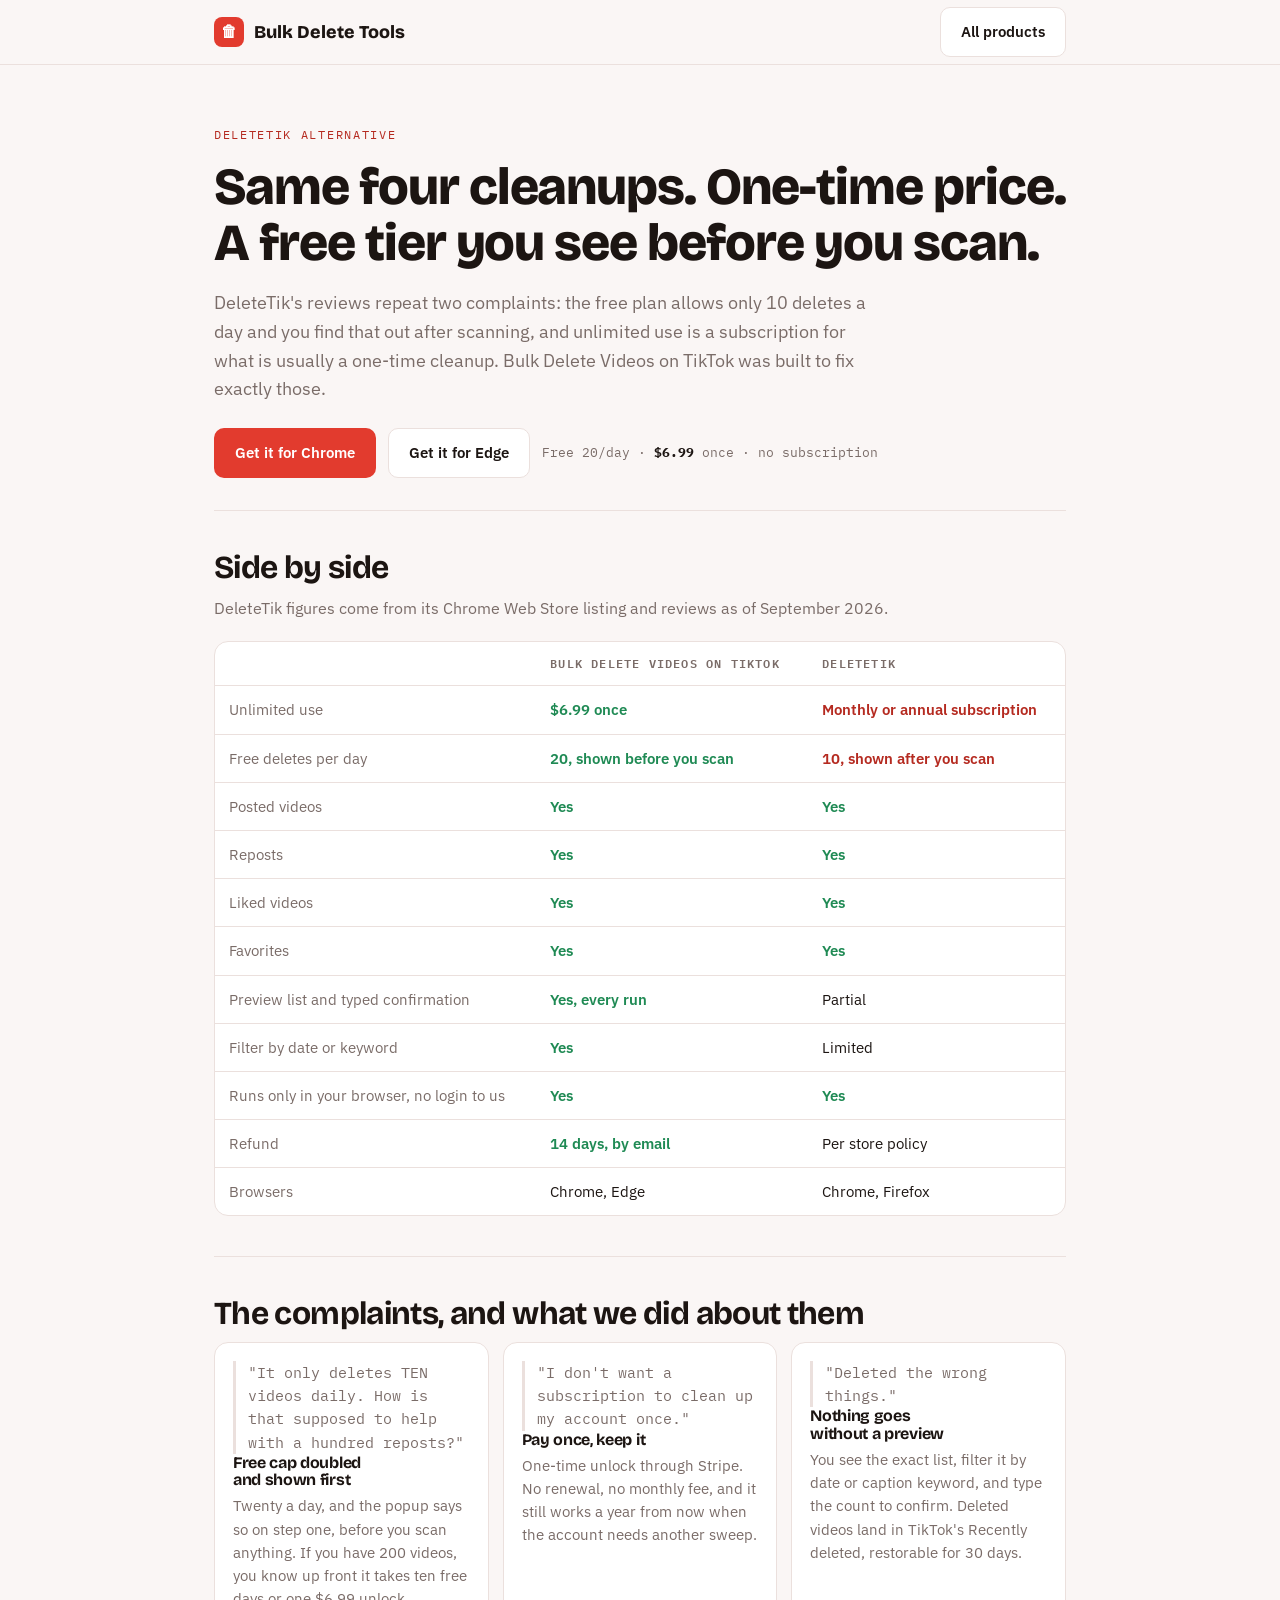
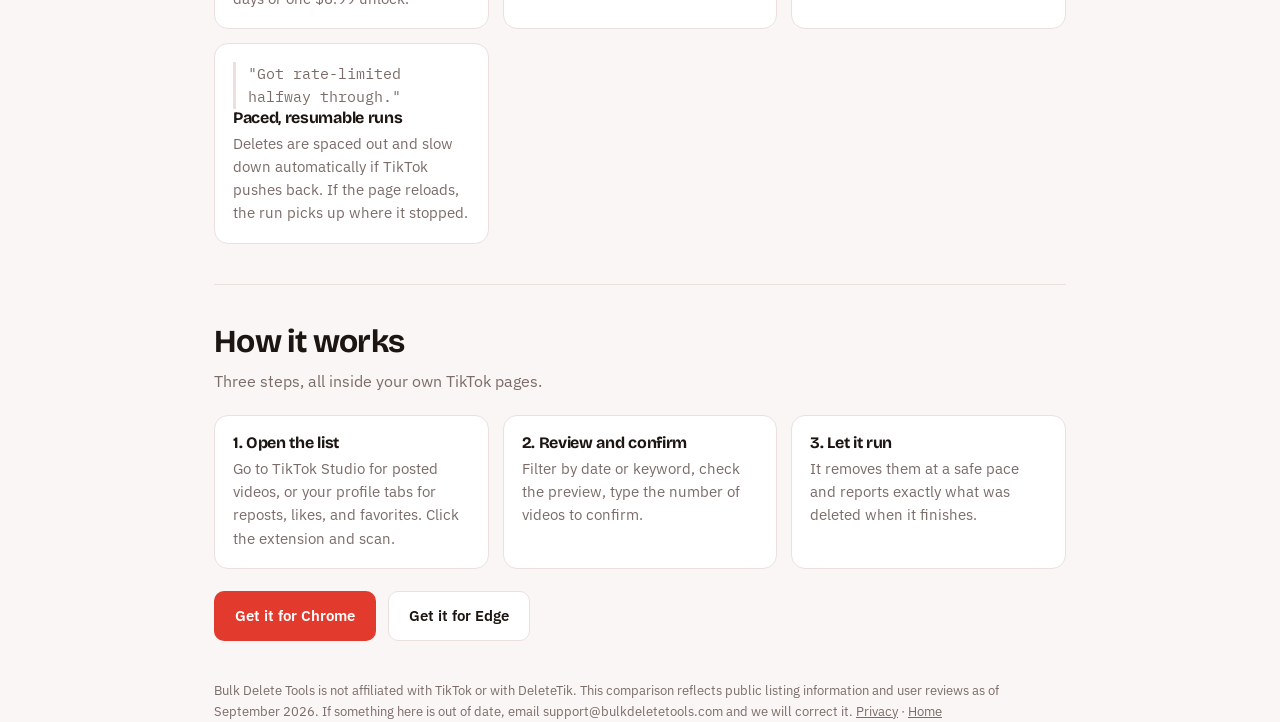
<file: deletetik-alternative.html>
<!doctype html>
<html lang="en">
<head>
<meta charset="utf-8">
<meta name="viewport" content="width=device-width, initial-scale=1">
<title>DeleteTik alternative: one-time price, 20 free deletes a day | Bulk Delete Tools</title>
<meta name="description" content="Looking for a DeleteTik alternative? Bulk Delete Videos on TikTok removes posted videos, reposts, likes and favorites with a one-time $6.99 unlock, a free tier of 20 deletes a day shown up front, and no subscription.">
<link rel="canonical" href="https://bulkdeletetools.com/deletetik-alternative.html">
<link rel="preconnect" href="https://fonts.googleapis.com">
<link rel="preconnect" href="https://fonts.gstatic.com" crossorigin>
<link rel="stylesheet" href="https://fonts.googleapis.com/css2?family=Bricolage+Grotesque:opsz,wght@12..96,500;12..96,700;12..96,800&family=IBM+Plex+Mono:wght@500;600&family=IBM+Plex+Sans:wght@400;500;600&display=swap">
<style>
  :root{--ground:#faf6f5;--surface:#fff;--surface-2:#f4ecea;--ink:#1c1512;--muted:#7a6c68;--hair:#ebe0dd;--accent:#e23b2e;--accent-ink:#b52a20;--good:#1f8a54;--radius:14px;--maxw:900px;--display:"Bricolage Grotesque",Georgia,serif;--body:"IBM Plex Sans",system-ui,sans-serif;--mono:"IBM Plex Mono",ui-monospace,monospace}
  @media (prefers-color-scheme:dark){:root:not([data-theme="light"]){--ground:#16100e;--surface:#1e1613;--surface-2:#271d19;--ink:#f4ece9;--muted:#b09d97;--hair:#352824;--accent:#ff5647;--accent-ink:#ff7367;--good:#3fbd7a}}
  :root[data-theme="dark"]{--ground:#16100e;--surface:#1e1613;--surface-2:#271d19;--ink:#f4ece9;--muted:#b09d97;--hair:#352824;--accent:#ff5647;--accent-ink:#ff7367;--good:#3fbd7a}
  *{box-sizing:border-box}html,body{overflow-x:hidden}
  body{margin:0;background:var(--ground);color:var(--ink);font-family:var(--body);line-height:1.6;-webkit-font-smoothing:antialiased}
  .wrap{max-width:var(--maxw);margin:0 auto;padding:0 24px}
  a{color:inherit}
  h1,h2,h3{font-family:var(--display);text-wrap:balance;margin:0;line-height:1.08;letter-spacing:-.02em}
  header{border-bottom:1px solid var(--hair)}
  .bar{display:flex;align-items:center;justify-content:space-between;height:64px}
  .brand{display:flex;align-items:center;gap:10px;font-family:var(--display);font-weight:800;font-size:18px;text-decoration:none}
  .glyph{width:30px;height:30px;border-radius:8px;background:var(--accent);display:grid;place-items:center;color:#fff;font-size:16px}
  .eyebrow{font-family:var(--mono);font-size:12px;letter-spacing:.14em;text-transform:uppercase;color:var(--accent-ink)}
  .hero{padding:56px 0 32px}
  .hero h1{font-size:clamp(32px,5.5vw,52px);font-weight:800;margin-top:12px}
  .lede{font-size:18px;color:var(--muted);max-width:60ch;margin:18px 0 24px}
  .btn{display:inline-flex;align-items:center;gap:8px;font-weight:600;font-size:15px;padding:12px 20px;border-radius:10px;text-decoration:none;border:1px solid transparent}
  .btn-primary{background:var(--accent);color:#fff}.btn-primary:hover{background:var(--accent-ink)}
  .btn-ghost{border-color:var(--hair);background:var(--surface)}
  .cta-row{display:flex;flex-wrap:wrap;gap:12px;align-items:center}
  .price{font-family:var(--mono);font-size:13px;color:var(--muted)}.price b{color:var(--ink)}
  section{padding:40px 0;border-top:1px solid var(--hair)}
  section h2{font-size:clamp(24px,3.2vw,32px);font-weight:700;margin-bottom:10px}
  .sub{color:var(--muted);margin:0 0 20px}
  .tbl{overflow-x:auto;border:1px solid var(--hair);border-radius:var(--radius);background:var(--surface)}
  table{border-collapse:collapse;width:100%;min-width:560px;font-size:14.5px}
  th,td{text-align:left;padding:12px 14px;border-bottom:1px solid var(--hair);vertical-align:top}
  th{font-family:var(--mono);font-size:12px;letter-spacing:.1em;text-transform:uppercase;color:var(--muted);font-weight:600}
  td:first-child{color:var(--muted)}
  tr:last-child td{border-bottom:0}
  .yes{color:var(--good);font-weight:600}.no{color:var(--accent-ink);font-weight:600}
  .grid{display:grid;grid-template-columns:repeat(auto-fit,minmax(240px,1fr));gap:14px}
  .card{background:var(--surface);border:1px solid var(--hair);border-radius:var(--radius);padding:18px}
  .card h3{font-size:16px;font-weight:700;margin-bottom:6px}
  .card p{margin:0;color:var(--muted);font-size:14.5px}
  .quote{font-family:var(--mono);font-size:13px;color:var(--muted);border-left:3px solid var(--hair);padding-left:12px;margin:0 0 10px}
  footer{padding:32px 0 48px;color:var(--muted);font-size:13px}
</style>
</head>
<body>
<header><div class="wrap bar">
  <a class="brand" href="/"><span class="glyph">&#128465;</span> Bulk Delete Tools</a>
  <a class="btn btn-ghost" href="/#products">All products</a>
</div></header>

<main class="wrap">
  <div class="hero">
    <span class="eyebrow">DeleteTik alternative</span>
    <h1>Same four cleanups. One-time price. A free tier you see before you scan.</h1>
    <p class="lede">DeleteTik's reviews repeat two complaints: the free plan allows only 10 deletes a day and you find that out after scanning, and unlimited use is a subscription for what is usually a one-time cleanup. Bulk Delete Videos on TikTok was built to fix exactly those.</p>
    <div class="cta-row">
      <a class="btn btn-primary" href="https://chromewebstore.google.com/detail/dlmdmkbajbiieiecpcohafipiefnlgnd" target="_blank" rel="noopener">Get it for Chrome</a>
      <a class="btn btn-ghost" href="https://microsoftedge.microsoft.com/addons/detail/mgoepogjokiliobjhlkdeedoeffhejmk" target="_blank" rel="noopener">Get it for Edge</a>
      <span class="price">Free 20/day &middot; <b>$6.99</b> once &middot; no subscription</span>
    </div>
  </div>

  <section>
    <h2>Side by side</h2>
    <p class="sub">DeleteTik figures come from its Chrome Web Store listing and reviews as of September 2026.</p>
    <div class="tbl"><table>
      <tr><th>&nbsp;</th><th>Bulk Delete Videos on TikTok</th><th>DeleteTik</th></tr>
      <tr><td>Unlimited use</td><td class="yes">$6.99 once</td><td class="no">Monthly or annual subscription</td></tr>
      <tr><td>Free deletes per day</td><td class="yes">20, shown before you scan</td><td class="no">10, shown after you scan</td></tr>
      <tr><td>Posted videos</td><td class="yes">Yes</td><td class="yes">Yes</td></tr>
      <tr><td>Reposts</td><td class="yes">Yes</td><td class="yes">Yes</td></tr>
      <tr><td>Liked videos</td><td class="yes">Yes</td><td class="yes">Yes</td></tr>
      <tr><td>Favorites</td><td class="yes">Yes</td><td class="yes">Yes</td></tr>
      <tr><td>Preview list and typed confirmation</td><td class="yes">Yes, every run</td><td>Partial</td></tr>
      <tr><td>Filter by date or keyword</td><td class="yes">Yes</td><td>Limited</td></tr>
      <tr><td>Runs only in your browser, no login to us</td><td class="yes">Yes</td><td class="yes">Yes</td></tr>
      <tr><td>Refund</td><td class="yes">14 days, by email</td><td>Per store policy</td></tr>
      <tr><td>Browsers</td><td>Chrome, Edge</td><td>Chrome, Firefox</td></tr>
    </table></div>
  </section>

  <section>
    <h2>The complaints, and what we did about them</h2>
    <div class="grid">
      <div class="card"><p class="quote">"It only deletes TEN videos daily. How is that supposed to help with a hundred reposts?"</p><h3>Free cap doubled and shown first</h3><p>Twenty a day, and the popup says so on step one, before you scan anything. If you have 200 videos, you know up front it takes ten free days or one $6.99 unlock.</p></div>
      <div class="card"><p class="quote">"I don't want a subscription to clean up my account once."</p><h3>Pay once, keep it</h3><p>One-time unlock through Stripe. No renewal, no monthly fee, and it still works a year from now when the account needs another sweep.</p></div>
      <div class="card"><p class="quote">"Deleted the wrong things."</p><h3>Nothing goes without a preview</h3><p>You see the exact list, filter it by date or caption keyword, and type the count to confirm. Deleted videos land in TikTok's Recently deleted, restorable for 30 days.</p></div>
      <div class="card"><p class="quote">"Got rate-limited halfway through."</p><h3>Paced, resumable runs</h3><p>Deletes are spaced out and slow down automatically if TikTok pushes back. If the page reloads, the run picks up where it stopped.</p></div>
    </div>
  </section>

  <section>
    <h2>How it works</h2>
    <p class="sub">Three steps, all inside your own TikTok pages.</p>
    <div class="grid">
      <div class="card"><h3>1. Open the list</h3><p>Go to TikTok Studio for posted videos, or your profile tabs for reposts, likes, and favorites. Click the extension and scan.</p></div>
      <div class="card"><h3>2. Review and confirm</h3><p>Filter by date or keyword, check the preview, type the number of videos to confirm.</p></div>
      <div class="card"><h3>3. Let it run</h3><p>It removes them at a safe pace and reports exactly what was deleted when it finishes.</p></div>
    </div>
    <div class="cta-row" style="margin-top:22px">
      <a class="btn btn-primary" href="https://chromewebstore.google.com/detail/dlmdmkbajbiieiecpcohafipiefnlgnd" target="_blank" rel="noopener">Get it for Chrome</a>
      <a class="btn btn-ghost" href="https://microsoftedge.microsoft.com/addons/detail/mgoepogjokiliobjhlkdeedoeffhejmk" target="_blank" rel="noopener">Get it for Edge</a>
    </div>
  </section>
</main>

<footer class="wrap">
  Bulk Delete Tools is not affiliated with TikTok or with DeleteTik. This comparison reflects public listing information and user reviews as of September 2026. If something here is out of date, email support@bulkdeletetools.com and we will correct it. <a href="/#privacy">Privacy</a> &middot; <a href="/">Home</a>
</footer>
<!-- Cloudflare Web Analytics --><script type='module' src='https://static.cloudflareinsights.com/beacon.min.js' data-cf-beacon='{"token": "e9101da8fe044aa4b91e8f59dfdc0896"}'></script><!-- End Cloudflare Web Analytics -->
</body>
</html>
</file>
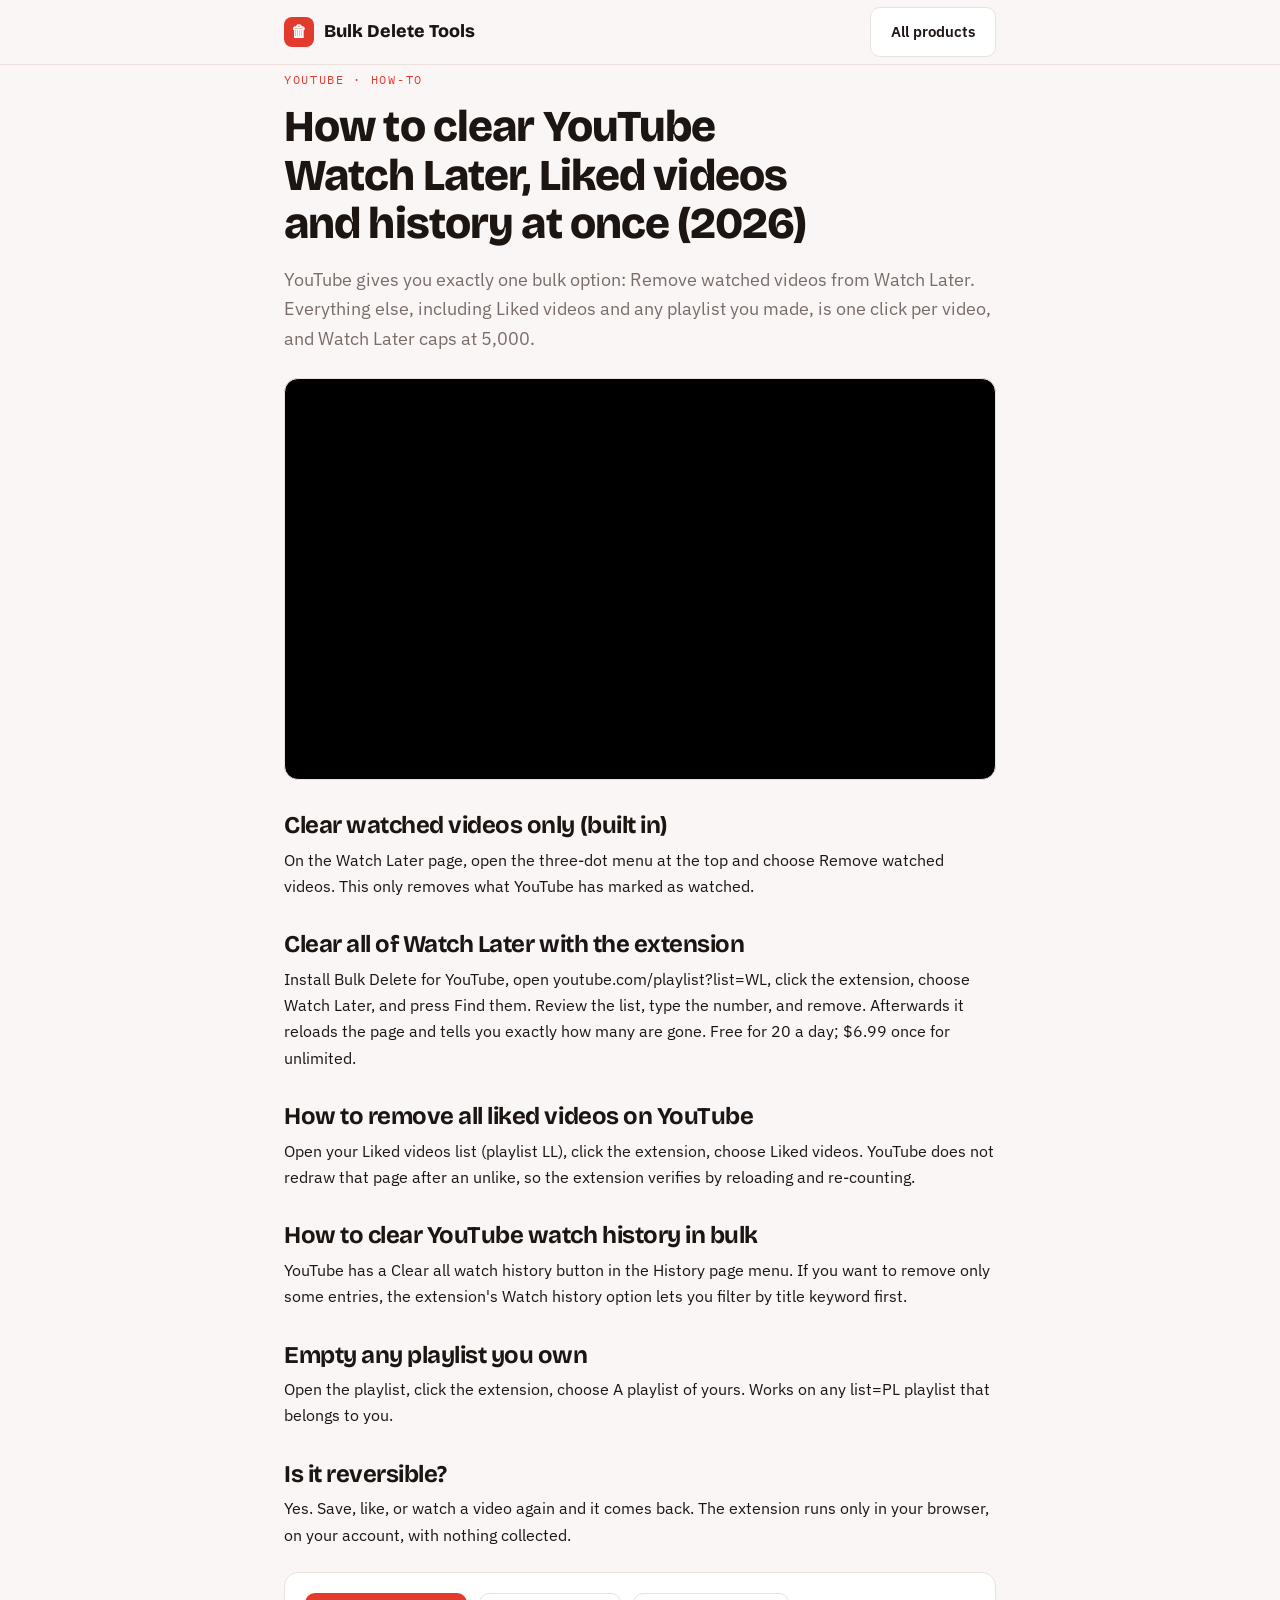
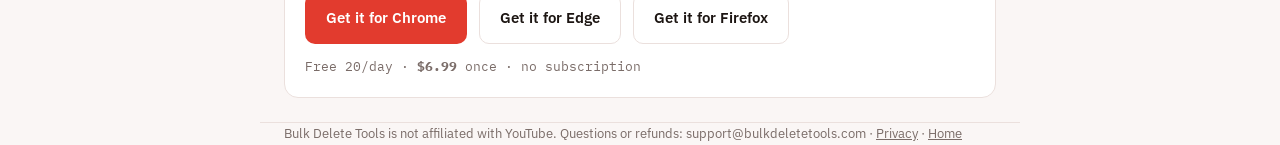
<file: how-to-clear-youtube-watch-later.html>
<!doctype html>
<html lang="en">
<head>
<meta charset="utf-8">
<meta name="viewport" content="width=device-width, initial-scale=1">
<title>How to clear YouTube Watch Later, Liked videos and history at once (2026) | Bulk Delete Tools</title>
<meta name="description" content="YouTube only removes watched videos from Watch Later. Here is how to clear Watch Later, Liked videos, watch history and playlists in bulk with a free browser extension.">
<link rel="canonical" href="https://bulkdeletetools.com/how-to-clear-youtube-watch-later.html">
<link rel="preconnect" href="https://fonts.googleapis.com">
<link rel="preconnect" href="https://fonts.gstatic.com" crossorigin>
<link rel="stylesheet" href="https://fonts.googleapis.com/css2?family=Bricolage+Grotesque:opsz,wght@12..96,700;12..96,800&family=IBM+Plex+Mono:wght@500&family=IBM+Plex+Sans:wght@400;600&display=swap">
<script type="application/ld+json">{"@context":"https://schema.org","@type":"FAQPage","mainEntity":[{"@type":"Question","name":"Clear watched videos only (built in)","acceptedAnswer":{"@type":"Answer","text":"On the Watch Later page, open the three-dot menu at the top and choose Remove watched videos. This only removes what YouTube has marked as watched."}},{"@type":"Question","name":"Clear all of Watch Later with the extension","acceptedAnswer":{"@type":"Answer","text":"Install Bulk Delete for YouTube, open youtube.com/playlist?list=WL, click the extension, choose Watch Later, and press Find them. Review the list, type the number, and remove. Afterwards it reloads the page and tells you exactly how many are gone. Free for 20 a day; $6.99 once for unlimited."}},{"@type":"Question","name":"How to remove all liked videos on YouTube","acceptedAnswer":{"@type":"Answer","text":"Open your Liked videos list (playlist LL), click the extension, choose Liked videos. YouTube does not redraw that page after an unlike, so the extension verifies by reloading and re-counting."}},{"@type":"Question","name":"How to clear YouTube watch history in bulk","acceptedAnswer":{"@type":"Answer","text":"YouTube has a Clear all watch history button in the History page menu. If you want to remove only some entries, the extension's Watch history option lets you filter by title keyword first."}},{"@type":"Question","name":"Empty any playlist you own","acceptedAnswer":{"@type":"Answer","text":"Open the playlist, click the extension, choose A playlist of yours. Works on any list=PL playlist that belongs to you."}},{"@type":"Question","name":"Is it reversible?","acceptedAnswer":{"@type":"Answer","text":"Yes. Save, like, or watch a video again and it comes back. The extension runs only in your browser, on your account, with nothing collected."}}]}</script>
<style>
  :root{--ground:#faf6f5;--surface:#fff;--ink:#1c1512;--muted:#7a6c68;--hair:#ebe0dd;--accent:#e23b2e;--radius:14px;--display:"Bricolage Grotesque",Georgia,serif;--body:"IBM Plex Sans",system-ui,sans-serif;--mono:"IBM Plex Mono",ui-monospace,monospace}
  @media (prefers-color-scheme:dark){:root:not([data-theme="light"]){--ground:#16100e;--surface:#1e1613;--ink:#f4ece9;--muted:#b09d97;--hair:#352824}}
  :root[data-theme="dark"]{--ground:#16100e;--surface:#1e1613;--ink:#f4ece9;--muted:#b09d97;--hair:#352824}
  *{box-sizing:border-box}html,body{overflow-x:hidden}
  body{margin:0;background:var(--ground);color:var(--ink);font-family:var(--body);line-height:1.65;-webkit-font-smoothing:antialiased}
  .wrap{max-width:760px;margin:0 auto;padding:0 24px}
  a{color:inherit}
  h1,h2{font-family:var(--display);text-wrap:balance;margin:0;line-height:1.1;letter-spacing:-.02em}
  header{border-bottom:1px solid var(--hair)}
  .bar{display:flex;align-items:center;justify-content:space-between;height:64px}
  .brand{display:flex;align-items:center;gap:10px;font-family:var(--display);font-weight:800;font-size:18px;text-decoration:none}
  .glyph{width:30px;height:30px;border-radius:8px;background:var(--accent);display:grid;place-items:center;color:#fff;font-size:16px}
  .eyebrow{font-family:var(--mono);font-size:12px;letter-spacing:.14em;text-transform:uppercase;color:var(--accent)}
  h1{font-size:clamp(30px,5vw,44px);font-weight:800;margin:12px 0 16px}
  .lede{font-size:18px;color:var(--muted);margin:0 0 24px}
  .video{position:relative;padding-top:56.25%;border-radius:var(--radius);overflow:hidden;border:1px solid var(--hair);background:#000;margin:0 0 28px}
  .video iframe{position:absolute;inset:0;width:100%;height:100%;border:0}
  h2{font-size:24px;font-weight:700;margin:32px 0 8px}
  p{margin:0 0 14px}
  .cta{display:flex;flex-wrap:wrap;gap:12px;align-items:center;margin:24px 0;padding:20px;background:var(--surface);border:1px solid var(--hair);border-radius:var(--radius)}
  .btn{display:inline-flex;align-items:center;font-weight:600;font-size:15px;padding:12px 20px;border-radius:10px;text-decoration:none;border:1px solid transparent}
  .btn-primary{background:var(--accent);color:#fff}
  .btn-ghost{border-color:var(--hair);background:var(--surface)}
  .price{font-family:var(--mono);font-size:13px;color:var(--muted)}
  footer{padding:32px 0 48px;color:var(--muted);font-size:13px;border-top:1px solid var(--hair);margin-top:40px}
</style>
</head>
<body>
<header><div class="wrap bar">
  <a class="brand" href="/"><span class="glyph">&#128465;</span> Bulk Delete Tools</a>
  <a class="btn btn-ghost" href="/#products">All products</a>
</div></header>
<main class="wrap">
  <article>
    <span class="eyebrow">YouTube &middot; how-to</span>
    <h1>How to clear YouTube Watch Later, Liked videos and history at once (2026)</h1>
    <p class="lede">YouTube gives you exactly one bulk option: Remove watched videos from Watch Later. Everything else, including Liked videos and any playlist you made, is one click per video, and Watch Later caps at 5,000.</p>
    <div class="video"><iframe src="https://www.youtube-nocookie.com/embed/KWyBcFUsYfw" title="Bulk Delete for YouTube walkthrough" loading="lazy" allow="accelerometer; encrypted-media; picture-in-picture" allowfullscreen></iframe></div>
    <h2>Clear watched videos only (built in)</h2>
    <p>On the Watch Later page, open the three-dot menu at the top and choose Remove watched videos. This only removes what YouTube has marked as watched.</p>
    <h2>Clear all of Watch Later with the extension</h2>
    <p>Install Bulk Delete for YouTube, open youtube.com/playlist?list=WL, click the extension, choose Watch Later, and press Find them. Review the list, type the number, and remove. Afterwards it reloads the page and tells you exactly how many are gone. Free for 20 a day; $6.99 once for unlimited.</p>
    <h2>How to remove all liked videos on YouTube</h2>
    <p>Open your Liked videos list (playlist LL), click the extension, choose Liked videos. YouTube does not redraw that page after an unlike, so the extension verifies by reloading and re-counting.</p>
    <h2>How to clear YouTube watch history in bulk</h2>
    <p>YouTube has a Clear all watch history button in the History page menu. If you want to remove only some entries, the extension's Watch history option lets you filter by title keyword first.</p>
    <h2>Empty any playlist you own</h2>
    <p>Open the playlist, click the extension, choose A playlist of yours. Works on any list=PL playlist that belongs to you.</p>
    <h2>Is it reversible?</h2>
    <p>Yes. Save, like, or watch a video again and it comes back. The extension runs only in your browser, on your account, with nothing collected.</p>
    <div class="cta">
      <a class="btn btn-primary" href="https://chromewebstore.google.com/detail/mgaffkndkephgekbmkecnbaagoiillga" target="_blank" rel="noopener">Get it for Chrome</a>
      <a class="btn btn-ghost" href="https://microsoftedge.microsoft.com/addons/detail/kdbgopmdkbcjadidalplbjemamkojdeo" target="_blank" rel="noopener">Get it for Edge</a>
      <a class="btn btn-ghost" href="https://addons.mozilla.org/firefox/addon/bulk-delete-for-youtube/" target="_blank" rel="noopener">Get it for Firefox</a>
      <span class="price">Free 20/day &middot; <b>$6.99</b> once &middot; no subscription</span>
    </div>
  </article>
</main>
<footer class="wrap">
  Bulk Delete Tools is not affiliated with YouTube. Questions or refunds: support@bulkdeletetools.com &middot; <a href="/#privacy">Privacy</a> &middot; <a href="/">Home</a>
</footer>
<!-- Cloudflare Web Analytics --><script type='module' src='https://static.cloudflareinsights.com/beacon.min.js' data-cf-beacon='{"token": "e9101da8fe044aa4b91e8f59dfdc0896"}'></script><!-- End Cloudflare Web Analytics -->
</body>
</html>
</file>
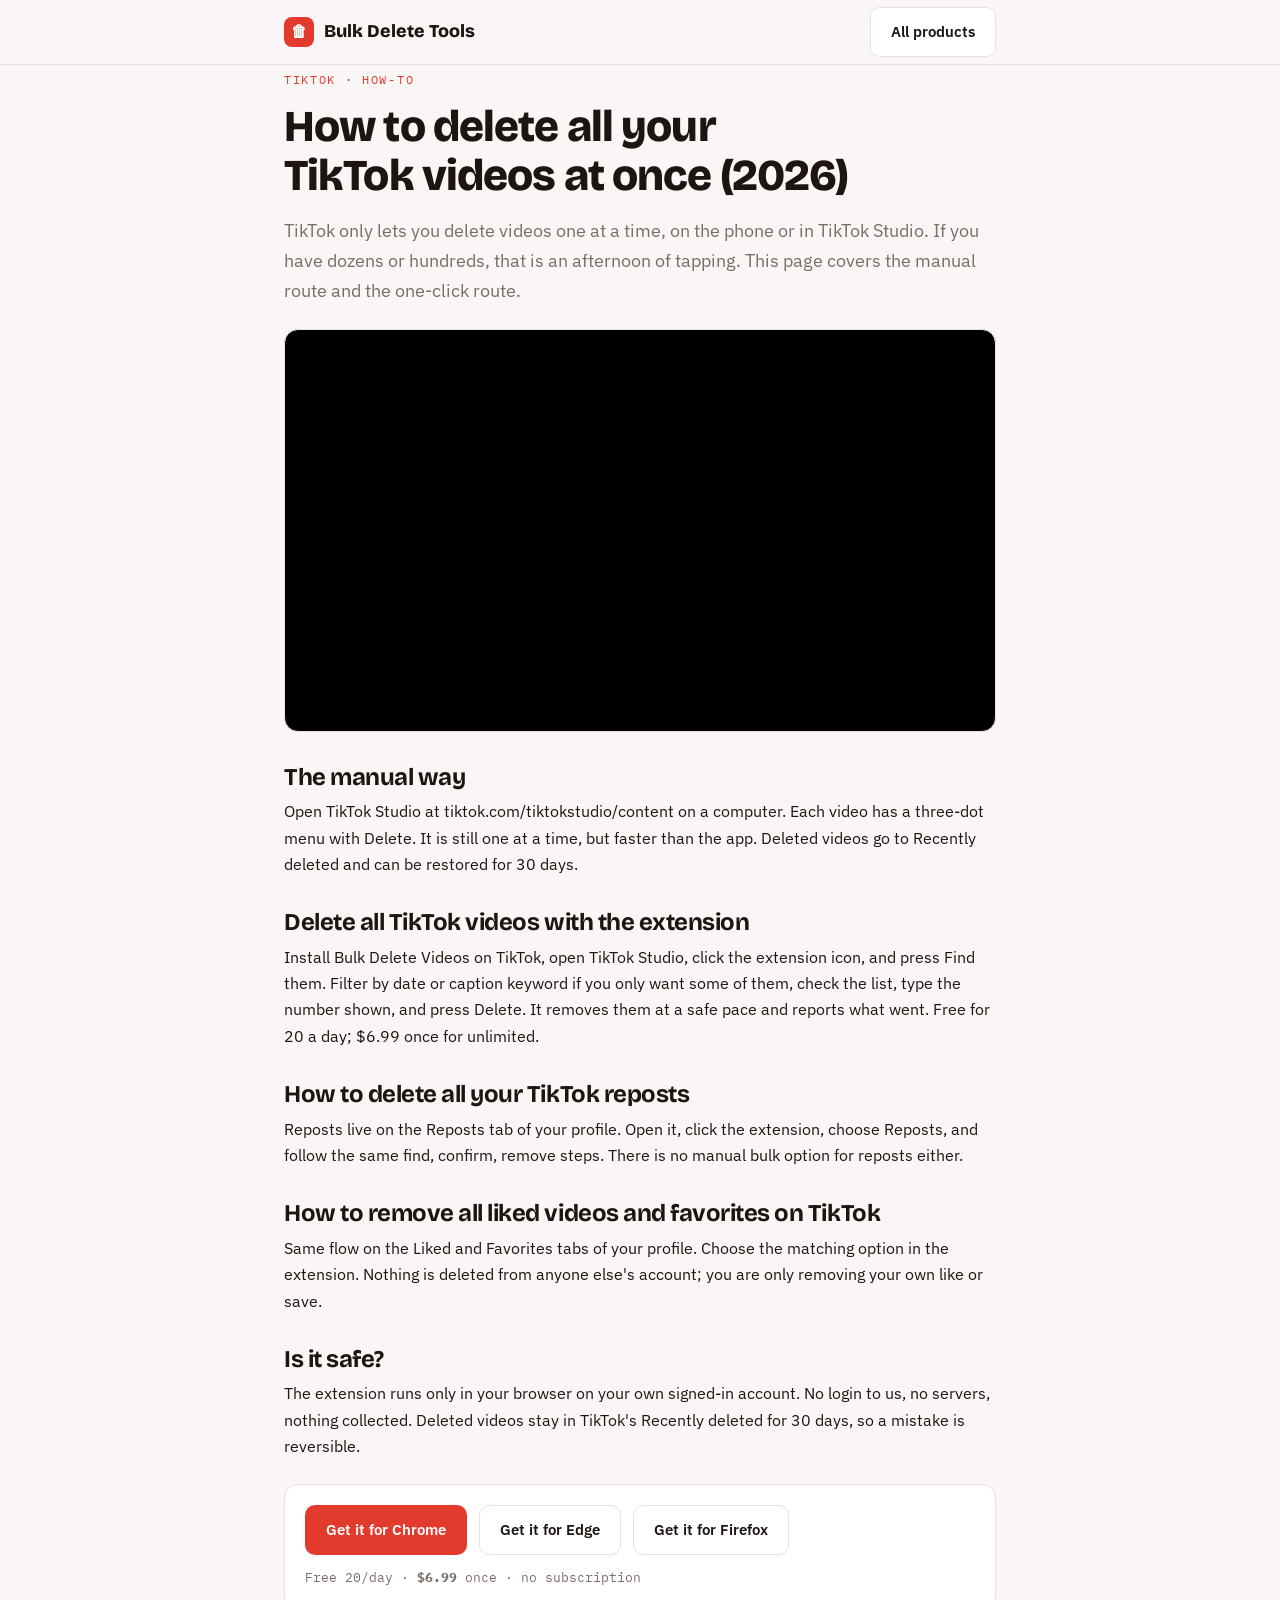
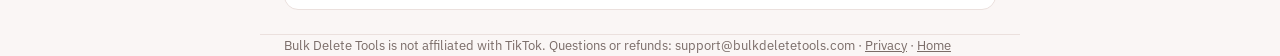
<file: how-to-delete-all-tiktok-videos.html>
<!doctype html>
<html lang="en">
<head>
<meta charset="utf-8">
<meta name="viewport" content="width=device-width, initial-scale=1">
<title>How to delete all your TikTok videos at once (2026) | Bulk Delete Tools</title>
<meta name="description" content="TikTok has no bulk delete. Here is the fastest manual way and a free browser extension that deletes all your TikTok videos, reposts, likes and favorites in one pass.">
<link rel="canonical" href="https://bulkdeletetools.com/how-to-delete-all-tiktok-videos.html">
<link rel="preconnect" href="https://fonts.googleapis.com">
<link rel="preconnect" href="https://fonts.gstatic.com" crossorigin>
<link rel="stylesheet" href="https://fonts.googleapis.com/css2?family=Bricolage+Grotesque:opsz,wght@12..96,700;12..96,800&family=IBM+Plex+Mono:wght@500&family=IBM+Plex+Sans:wght@400;600&display=swap">
<script type="application/ld+json">{"@context":"https://schema.org","@type":"FAQPage","mainEntity":[{"@type":"Question","name":"The manual way","acceptedAnswer":{"@type":"Answer","text":"Open TikTok Studio at tiktok.com/tiktokstudio/content on a computer. Each video has a three-dot menu with Delete. It is still one at a time, but faster than the app. Deleted videos go to Recently deleted and can be restored for 30 days."}},{"@type":"Question","name":"Delete all TikTok videos with the extension","acceptedAnswer":{"@type":"Answer","text":"Install Bulk Delete Videos on TikTok, open TikTok Studio, click the extension icon, and press Find them. Filter by date or caption keyword if you only want some of them, check the list, type the number shown, and press Delete. It removes them at a safe pace and reports what went. Free for 20 a day; $6.99 once for unlimited."}},{"@type":"Question","name":"How to delete all your TikTok reposts","acceptedAnswer":{"@type":"Answer","text":"Reposts live on the Reposts tab of your profile. Open it, click the extension, choose Reposts, and follow the same find, confirm, remove steps. There is no manual bulk option for reposts either."}},{"@type":"Question","name":"How to remove all liked videos and favorites on TikTok","acceptedAnswer":{"@type":"Answer","text":"Same flow on the Liked and Favorites tabs of your profile. Choose the matching option in the extension. Nothing is deleted from anyone else's account; you are only removing your own like or save."}},{"@type":"Question","name":"Is it safe?","acceptedAnswer":{"@type":"Answer","text":"The extension runs only in your browser on your own signed-in account. No login to us, no servers, nothing collected. Deleted videos stay in TikTok's Recently deleted for 30 days, so a mistake is reversible."}}]}</script>
<style>
  :root{--ground:#faf6f5;--surface:#fff;--ink:#1c1512;--muted:#7a6c68;--hair:#ebe0dd;--accent:#e23b2e;--radius:14px;--display:"Bricolage Grotesque",Georgia,serif;--body:"IBM Plex Sans",system-ui,sans-serif;--mono:"IBM Plex Mono",ui-monospace,monospace}
  @media (prefers-color-scheme:dark){:root:not([data-theme="light"]){--ground:#16100e;--surface:#1e1613;--ink:#f4ece9;--muted:#b09d97;--hair:#352824}}
  :root[data-theme="dark"]{--ground:#16100e;--surface:#1e1613;--ink:#f4ece9;--muted:#b09d97;--hair:#352824}
  *{box-sizing:border-box}html,body{overflow-x:hidden}
  body{margin:0;background:var(--ground);color:var(--ink);font-family:var(--body);line-height:1.65;-webkit-font-smoothing:antialiased}
  .wrap{max-width:760px;margin:0 auto;padding:0 24px}
  a{color:inherit}
  h1,h2{font-family:var(--display);text-wrap:balance;margin:0;line-height:1.1;letter-spacing:-.02em}
  header{border-bottom:1px solid var(--hair)}
  .bar{display:flex;align-items:center;justify-content:space-between;height:64px}
  .brand{display:flex;align-items:center;gap:10px;font-family:var(--display);font-weight:800;font-size:18px;text-decoration:none}
  .glyph{width:30px;height:30px;border-radius:8px;background:var(--accent);display:grid;place-items:center;color:#fff;font-size:16px}
  .eyebrow{font-family:var(--mono);font-size:12px;letter-spacing:.14em;text-transform:uppercase;color:var(--accent)}
  h1{font-size:clamp(30px,5vw,44px);font-weight:800;margin:12px 0 16px}
  .lede{font-size:18px;color:var(--muted);margin:0 0 24px}
  .video{position:relative;padding-top:56.25%;border-radius:var(--radius);overflow:hidden;border:1px solid var(--hair);background:#000;margin:0 0 28px}
  .video iframe{position:absolute;inset:0;width:100%;height:100%;border:0}
  h2{font-size:24px;font-weight:700;margin:32px 0 8px}
  p{margin:0 0 14px}
  .cta{display:flex;flex-wrap:wrap;gap:12px;align-items:center;margin:24px 0;padding:20px;background:var(--surface);border:1px solid var(--hair);border-radius:var(--radius)}
  .btn{display:inline-flex;align-items:center;font-weight:600;font-size:15px;padding:12px 20px;border-radius:10px;text-decoration:none;border:1px solid transparent}
  .btn-primary{background:var(--accent);color:#fff}
  .btn-ghost{border-color:var(--hair);background:var(--surface)}
  .price{font-family:var(--mono);font-size:13px;color:var(--muted)}
  footer{padding:32px 0 48px;color:var(--muted);font-size:13px;border-top:1px solid var(--hair);margin-top:40px}
</style>
</head>
<body>
<header><div class="wrap bar">
  <a class="brand" href="/"><span class="glyph">&#128465;</span> Bulk Delete Tools</a>
  <a class="btn btn-ghost" href="/#products">All products</a>
</div></header>
<main class="wrap">
  <article>
    <span class="eyebrow">TikTok &middot; how-to</span>
    <h1>How to delete all your TikTok videos at once (2026)</h1>
    <p class="lede">TikTok only lets you delete videos one at a time, on the phone or in TikTok Studio. If you have dozens or hundreds, that is an afternoon of tapping. This page covers the manual route and the one-click route.</p>
    <div class="video"><iframe src="https://www.youtube-nocookie.com/embed/oWJ61VjoUxE" title="Bulk Delete Videos on TikTok walkthrough" loading="lazy" allow="accelerometer; encrypted-media; picture-in-picture" allowfullscreen></iframe></div>
    <h2>The manual way</h2>
    <p>Open TikTok Studio at tiktok.com/tiktokstudio/content on a computer. Each video has a three-dot menu with Delete. It is still one at a time, but faster than the app. Deleted videos go to Recently deleted and can be restored for 30 days.</p>
    <h2>Delete all TikTok videos with the extension</h2>
    <p>Install Bulk Delete Videos on TikTok, open TikTok Studio, click the extension icon, and press Find them. Filter by date or caption keyword if you only want some of them, check the list, type the number shown, and press Delete. It removes them at a safe pace and reports what went. Free for 20 a day; $6.99 once for unlimited.</p>
    <h2>How to delete all your TikTok reposts</h2>
    <p>Reposts live on the Reposts tab of your profile. Open it, click the extension, choose Reposts, and follow the same find, confirm, remove steps. There is no manual bulk option for reposts either.</p>
    <h2>How to remove all liked videos and favorites on TikTok</h2>
    <p>Same flow on the Liked and Favorites tabs of your profile. Choose the matching option in the extension. Nothing is deleted from anyone else's account; you are only removing your own like or save.</p>
    <h2>Is it safe?</h2>
    <p>The extension runs only in your browser on your own signed-in account. No login to us, no servers, nothing collected. Deleted videos stay in TikTok's Recently deleted for 30 days, so a mistake is reversible.</p>
    <div class="cta">
      <a class="btn btn-primary" href="https://chromewebstore.google.com/detail/dlmdmkbajbiieiecpcohafipiefnlgnd" target="_blank" rel="noopener">Get it for Chrome</a>
      <a class="btn btn-ghost" href="https://microsoftedge.microsoft.com/addons/detail/mgoepogjokiliobjhlkdeedoeffhejmk" target="_blank" rel="noopener">Get it for Edge</a>
      <a class="btn btn-ghost" href="https://addons.mozilla.org/firefox/addon/bulk-delete-for-tiktok/" target="_blank" rel="noopener">Get it for Firefox</a>
      <span class="price">Free 20/day &middot; <b>$6.99</b> once &middot; no subscription</span>
    </div>
  </article>
</main>
<footer class="wrap">
  Bulk Delete Tools is not affiliated with TikTok. Questions or refunds: support@bulkdeletetools.com &middot; <a href="/#privacy">Privacy</a> &middot; <a href="/">Home</a>
</footer>
<!-- Cloudflare Web Analytics --><script type='module' src='https://static.cloudflareinsights.com/beacon.min.js' data-cf-beacon='{"token": "e9101da8fe044aa4b91e8f59dfdc0896"}'></script><!-- End Cloudflare Web Analytics -->
</body>
</html>
</file>
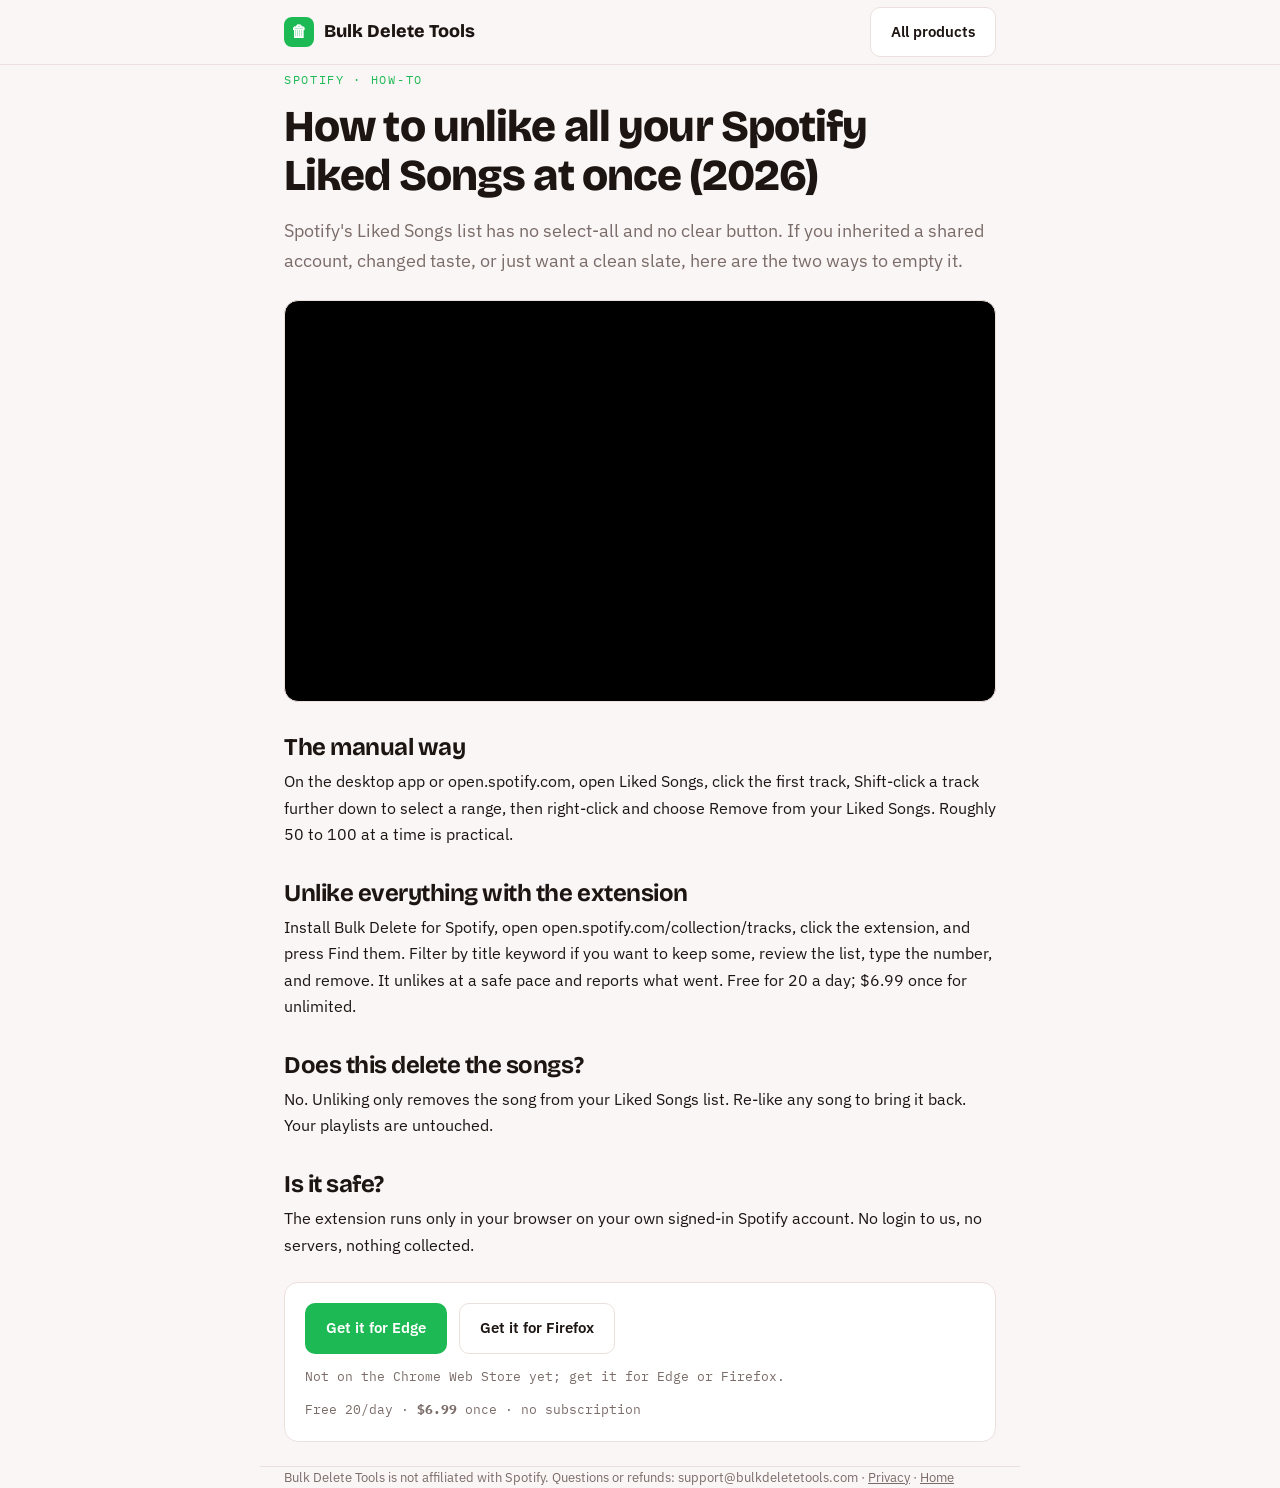
<file: how-to-unlike-all-spotify-songs.html>
<!doctype html>
<html lang="en">
<head>
<meta charset="utf-8">
<meta name="viewport" content="width=device-width, initial-scale=1">
<title>How to unlike all your Spotify Liked Songs at once (2026) | Bulk Delete Tools</title>
<meta name="description" content="Spotify has no bulk unlike. Here is the fastest manual way and a free browser extension that clears your Liked Songs in one pass, with a preview and confirmation.">
<link rel="canonical" href="https://bulkdeletetools.com/how-to-unlike-all-spotify-songs.html">
<link rel="preconnect" href="https://fonts.googleapis.com">
<link rel="preconnect" href="https://fonts.gstatic.com" crossorigin>
<link rel="stylesheet" href="https://fonts.googleapis.com/css2?family=Bricolage+Grotesque:opsz,wght@12..96,700;12..96,800&family=IBM+Plex+Mono:wght@500&family=IBM+Plex+Sans:wght@400;600&display=swap">
<script type="application/ld+json">{"@context":"https://schema.org","@type":"FAQPage","mainEntity":[{"@type":"Question","name":"The manual way","acceptedAnswer":{"@type":"Answer","text":"On the desktop app or open.spotify.com, open Liked Songs, click the first track, Shift-click a track further down to select a range, then right-click and choose Remove from your Liked Songs. Roughly 50 to 100 at a time is practical."}},{"@type":"Question","name":"Unlike everything with the extension","acceptedAnswer":{"@type":"Answer","text":"Install Bulk Delete for Spotify, open open.spotify.com/collection/tracks, click the extension, and press Find them. Filter by title keyword if you want to keep some, review the list, type the number, and remove. It unlikes at a safe pace and reports what went. Free for 20 a day; $6.99 once for unlimited."}},{"@type":"Question","name":"Does this delete the songs?","acceptedAnswer":{"@type":"Answer","text":"No. Unliking only removes the song from your Liked Songs list. Re-like any song to bring it back. Your playlists are untouched."}},{"@type":"Question","name":"Is it safe?","acceptedAnswer":{"@type":"Answer","text":"The extension runs only in your browser on your own signed-in Spotify account. No login to us, no servers, nothing collected."}}]}</script>
<style>
  :root{--ground:#faf6f5;--surface:#fff;--ink:#1c1512;--muted:#7a6c68;--hair:#ebe0dd;--accent:#1db954;--radius:14px;--display:"Bricolage Grotesque",Georgia,serif;--body:"IBM Plex Sans",system-ui,sans-serif;--mono:"IBM Plex Mono",ui-monospace,monospace}
  @media (prefers-color-scheme:dark){:root:not([data-theme="light"]){--ground:#16100e;--surface:#1e1613;--ink:#f4ece9;--muted:#b09d97;--hair:#352824}}
  :root[data-theme="dark"]{--ground:#16100e;--surface:#1e1613;--ink:#f4ece9;--muted:#b09d97;--hair:#352824}
  *{box-sizing:border-box}html,body{overflow-x:hidden}
  body{margin:0;background:var(--ground);color:var(--ink);font-family:var(--body);line-height:1.65;-webkit-font-smoothing:antialiased}
  .wrap{max-width:760px;margin:0 auto;padding:0 24px}
  a{color:inherit}
  h1,h2{font-family:var(--display);text-wrap:balance;margin:0;line-height:1.1;letter-spacing:-.02em}
  header{border-bottom:1px solid var(--hair)}
  .bar{display:flex;align-items:center;justify-content:space-between;height:64px}
  .brand{display:flex;align-items:center;gap:10px;font-family:var(--display);font-weight:800;font-size:18px;text-decoration:none}
  .glyph{width:30px;height:30px;border-radius:8px;background:var(--accent);display:grid;place-items:center;color:#fff;font-size:16px}
  .eyebrow{font-family:var(--mono);font-size:12px;letter-spacing:.14em;text-transform:uppercase;color:var(--accent)}
  h1{font-size:clamp(30px,5vw,44px);font-weight:800;margin:12px 0 16px}
  .lede{font-size:18px;color:var(--muted);margin:0 0 24px}
  .video{position:relative;padding-top:56.25%;border-radius:var(--radius);overflow:hidden;border:1px solid var(--hair);background:#000;margin:0 0 28px}
  .video iframe{position:absolute;inset:0;width:100%;height:100%;border:0}
  h2{font-size:24px;font-weight:700;margin:32px 0 8px}
  p{margin:0 0 14px}
  .cta{display:flex;flex-wrap:wrap;gap:12px;align-items:center;margin:24px 0;padding:20px;background:var(--surface);border:1px solid var(--hair);border-radius:var(--radius)}
  .btn{display:inline-flex;align-items:center;font-weight:600;font-size:15px;padding:12px 20px;border-radius:10px;text-decoration:none;border:1px solid transparent}
  .btn-primary{background:var(--accent);color:#fff}
  .btn-ghost{border-color:var(--hair);background:var(--surface)}
  .price{font-family:var(--mono);font-size:13px;color:var(--muted)}
  footer{padding:32px 0 48px;color:var(--muted);font-size:13px;border-top:1px solid var(--hair);margin-top:40px}
</style>
</head>
<body>
<header><div class="wrap bar">
  <a class="brand" href="/"><span class="glyph">&#128465;</span> Bulk Delete Tools</a>
  <a class="btn btn-ghost" href="/#products">All products</a>
</div></header>
<main class="wrap">
  <article>
    <span class="eyebrow">Spotify &middot; how-to</span>
    <h1>How to unlike all your Spotify Liked Songs at once (2026)</h1>
    <p class="lede">Spotify's Liked Songs list has no select-all and no clear button. If you inherited a shared account, changed taste, or just want a clean slate, here are the two ways to empty it.</p>
    <div class="video"><iframe src="https://www.youtube-nocookie.com/embed/H39BWe1Xj2k" title="Bulk Delete for Spotify walkthrough" loading="lazy" allow="accelerometer; encrypted-media; picture-in-picture" allowfullscreen></iframe></div>
    <h2>The manual way</h2>
    <p>On the desktop app or open.spotify.com, open Liked Songs, click the first track, Shift-click a track further down to select a range, then right-click and choose Remove from your Liked Songs. Roughly 50 to 100 at a time is practical.</p>
    <h2>Unlike everything with the extension</h2>
    <p>Install Bulk Delete for Spotify, open open.spotify.com/collection/tracks, click the extension, and press Find them. Filter by title keyword if you want to keep some, review the list, type the number, and remove. It unlikes at a safe pace and reports what went. Free for 20 a day; $6.99 once for unlimited.</p>
    <h2>Does this delete the songs?</h2>
    <p>No. Unliking only removes the song from your Liked Songs list. Re-like any song to bring it back. Your playlists are untouched.</p>
    <h2>Is it safe?</h2>
    <p>The extension runs only in your browser on your own signed-in Spotify account. No login to us, no servers, nothing collected.</p>
    <div class="cta">
      <a class="btn btn-primary" href="https://microsoftedge.microsoft.com/addons/detail/ibfchjifbckpkckhkhnnaednflldpnie" target="_blank" rel="noopener">Get it for Edge</a>
      <a class="btn btn-ghost" href="https://addons.mozilla.org/firefox/addon/bulk-delete-for-spotify/" target="_blank" rel="noopener">Get it for Firefox</a>
      <span class="price">Not on the Chrome Web Store yet; get it for Edge or Firefox.</span>
      <span class="price">Free 20/day &middot; <b>$6.99</b> once &middot; no subscription</span>
    </div>
  </article>
</main>
<footer class="wrap">
  Bulk Delete Tools is not affiliated with Spotify. Questions or refunds: support@bulkdeletetools.com &middot; <a href="/#privacy">Privacy</a> &middot; <a href="/">Home</a>
</footer>
<!-- Cloudflare Web Analytics --><script type='module' src='https://static.cloudflareinsights.com/beacon.min.js' data-cf-beacon='{"token": "e9101da8fe044aa4b91e8f59dfdc0896"}'></script><!-- End Cloudflare Web Analytics -->
</body>
</html>
</file>
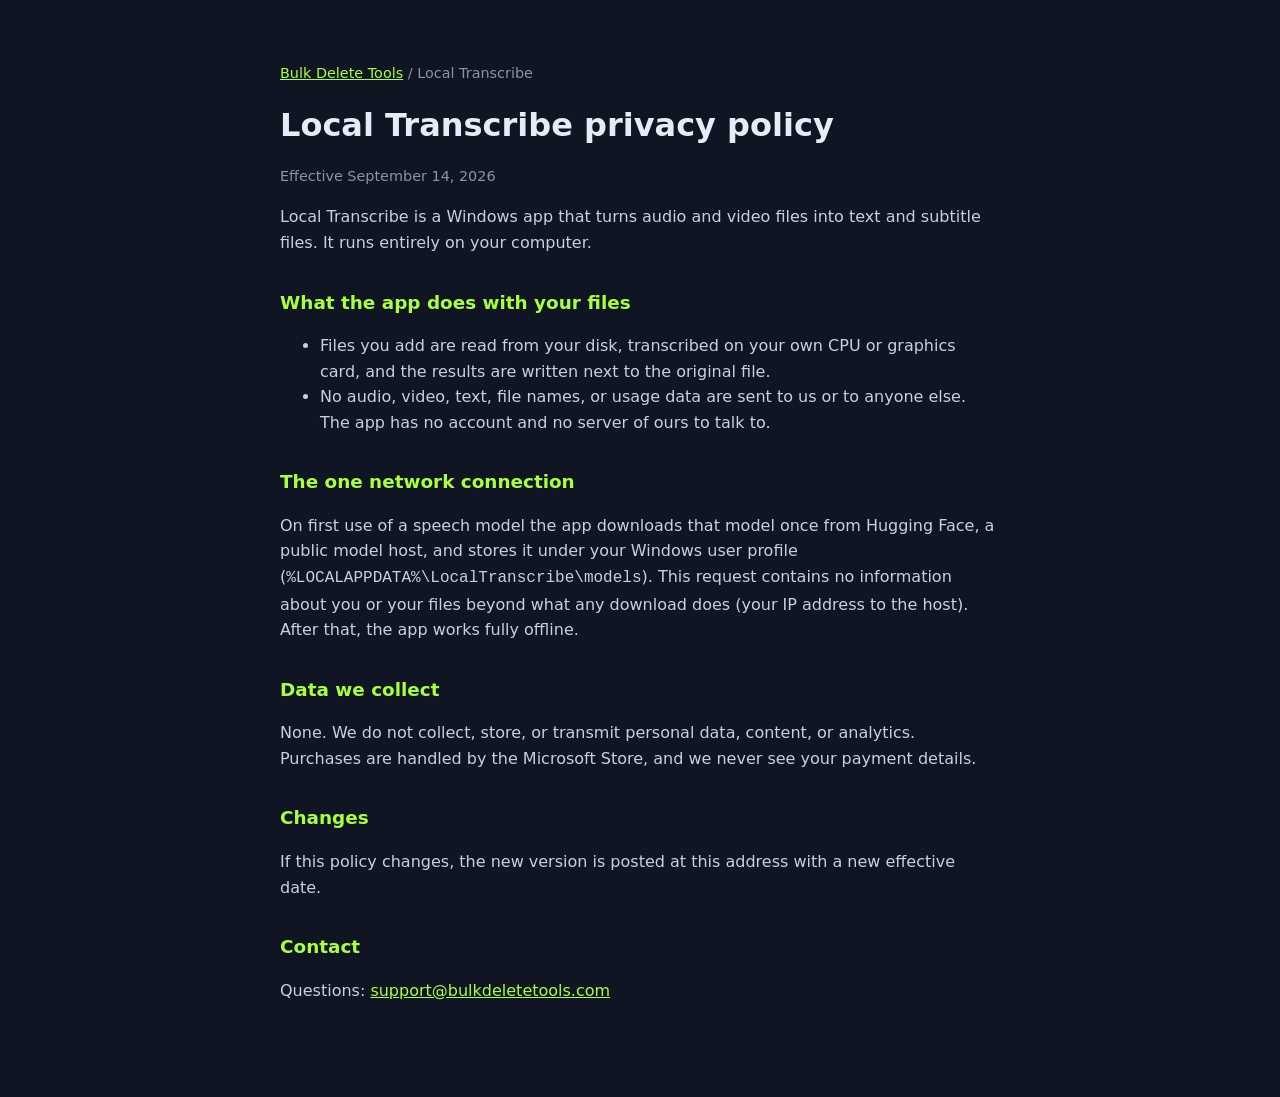
<file: local-transcribe-privacy.html>
<!doctype html>
<html lang="en">
<head>
<meta charset="utf-8">
<meta name="viewport" content="width=device-width, initial-scale=1">
<title>Local Transcribe privacy policy | Bulk Delete Tools</title>
<meta name="description" content="Privacy policy for Local Transcribe, the offline Windows transcription app by Bulk Delete Tools. Nothing leaves your PC.">
<link rel="canonical" href="https://bulkdeletetools.com/local-transcribe-privacy.html">
<style>
  body{margin:0;background:#0f1522;color:#e6ebf5;font:16px/1.6 system-ui,Segoe UI,Roboto,sans-serif}
  main{max-width:720px;margin:0 auto;padding:48px 20px 80px}
  h1{font-size:2rem;margin:0 0 .25rem}h2{font-size:1.15rem;margin:2rem 0 .5rem;color:#aaff3c}
  p,li{color:#c8d0e0}a{color:#aaff3c}.muted{color:#8a94a8;font-size:.9rem}
</style>
</head>
<body>
<main>
  <p class="muted"><a href="/">Bulk Delete Tools</a> / Local Transcribe</p>
  <h1>Local Transcribe privacy policy</h1>
  <p class="muted">Effective September 14, 2026</p>

  <p>Local Transcribe is a Windows app that turns audio and video files into text and subtitle files. It runs entirely on your computer.</p>

  <h2>What the app does with your files</h2>
  <ul>
    <li>Files you add are read from your disk, transcribed on your own CPU or graphics card, and the results are written next to the original file.</li>
    <li>No audio, video, text, file names, or usage data are sent to us or to anyone else. The app has no account and no server of ours to talk to.</li>
  </ul>

  <h2>The one network connection</h2>
  <p>On first use of a speech model the app downloads that model once from Hugging Face, a public model host, and stores it under your Windows user profile (<code>%LOCALAPPDATA%\LocalTranscribe\models</code>). This request contains no information about you or your files beyond what any download does (your IP address to the host). After that, the app works fully offline.</p>

  <h2>Data we collect</h2>
  <p>None. We do not collect, store, or transmit personal data, content, or analytics. Purchases are handled by the Microsoft Store, and we never see your payment details.</p>

  <h2>Changes</h2>
  <p>If this policy changes, the new version is posted at this address with a new effective date.</p>

  <h2>Contact</h2>
  <p>Questions: <a href="mailto:support@bulkdeletetools.com">support@bulkdeletetools.com</a></p>
</main>
</body>
</html>
</file>
